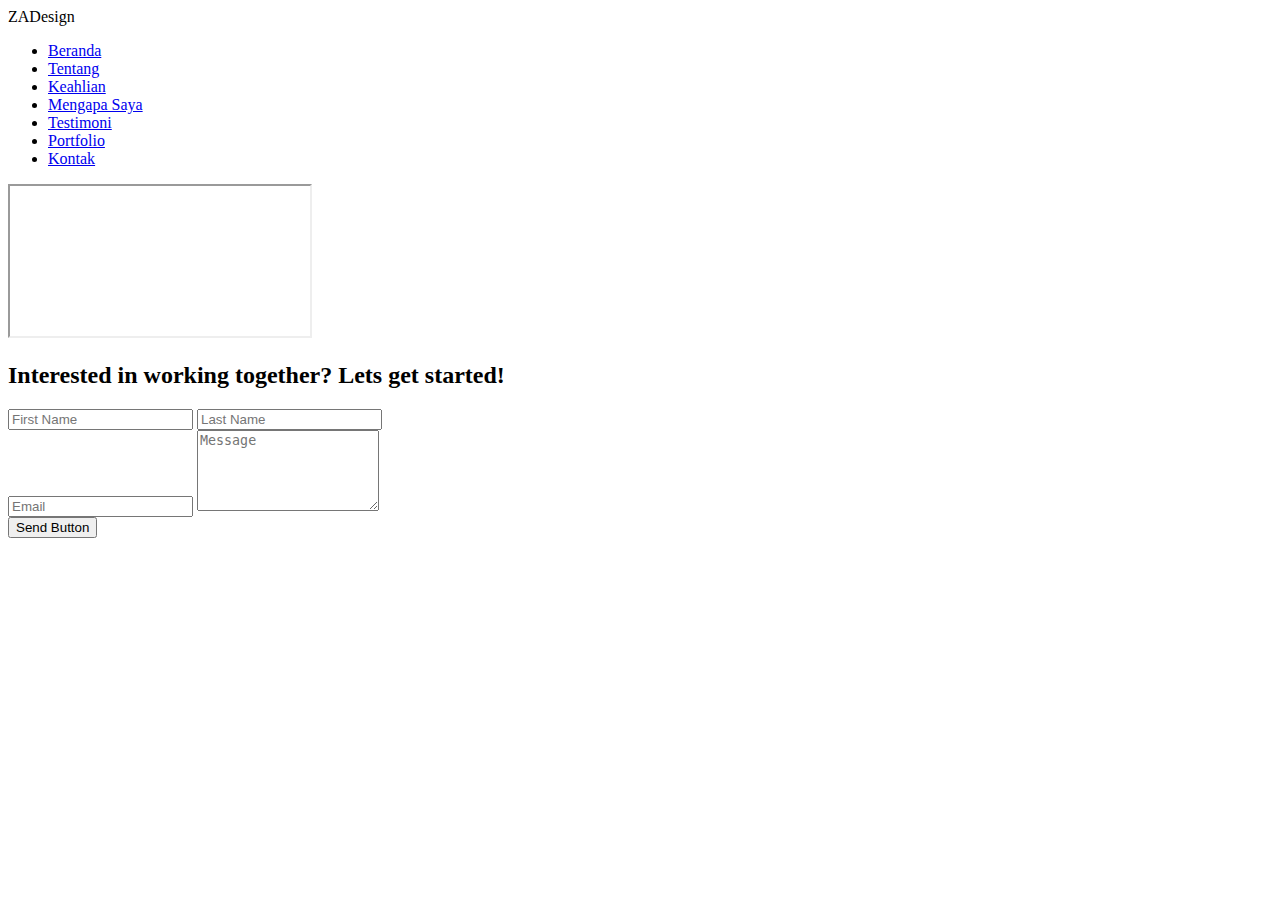
<file: kontak.html>
<!DOCTYPE html>
<html lang="en">
<head>
    <meta charset="UTF-8">
    <meta name="viewport" content="width=device-width, initial-scale=1.0">
    <title>ZADesign</title>
    <style></style>
</head>
<body>
    <div class="container-kontak">
        <!-- Navbar -->
        <header class="navbar">
            <div class="logo"><span>ZA</span>Design</div>
            <ul class="nav-links">
            <li><a href="index.html">Beranda</a></li>
            <li><a href="index.html" id="tentang-saya">Tentang</a></li>
            <li><a href="#keahlian">Keahlian</a></li>
            <li><a href="mengapa-saya.html">Mengapa Saya</a></li>
            <li><a href="testimoni.html">Testimoni</a></li>
            <li><a href="portofolio.html">Portfolio</a></li>
            <li><a href="kontak.html">Kontak</a></li>
            </ul>
        </header>

        <div class="content-wrapper">
            <div class="content-kontak">
                <div class="map">
                    <iframe 
                        src="https://www.google.com/maps/embed?pb=!1m18!1m12!1m3!1d12085.867127469232!2d-73.98631243886719!3d40.75460965000001!2m3!1f0!2f0!3f0!3m2!1i1024!2i768!4f13.1!3m3!1m2!1s0x89c25855c6480299%3A0x55194ec5a1ae072e!2sTimes%20Square!5e0!3m2!1sen!2sus!4v1706889600000!5m2!1sen!2sus" 
                        allowfullscreen="">
                    </iframe>
                </div>
                <div class="contact-form">
                    <h2>Interested in working together? Lets get started!</h2>
                    <form>
                        <div class="split-input">
                            <input type="text" placeholder="First Name" required>
                            <input type="text" placeholder="Last Name" required>
                        </div>
                        <input type="email" placeholder="Email" required>
                        <textarea placeholder="Message" rows="5" required></textarea>
                        <div class="send-btn-container">
                            <button type="submit" class="send-btn">Send Button</button>
                        </div>
                    </form>
                </div>
            </div>
        </div>
    </div>
</body>
</html>
</file>
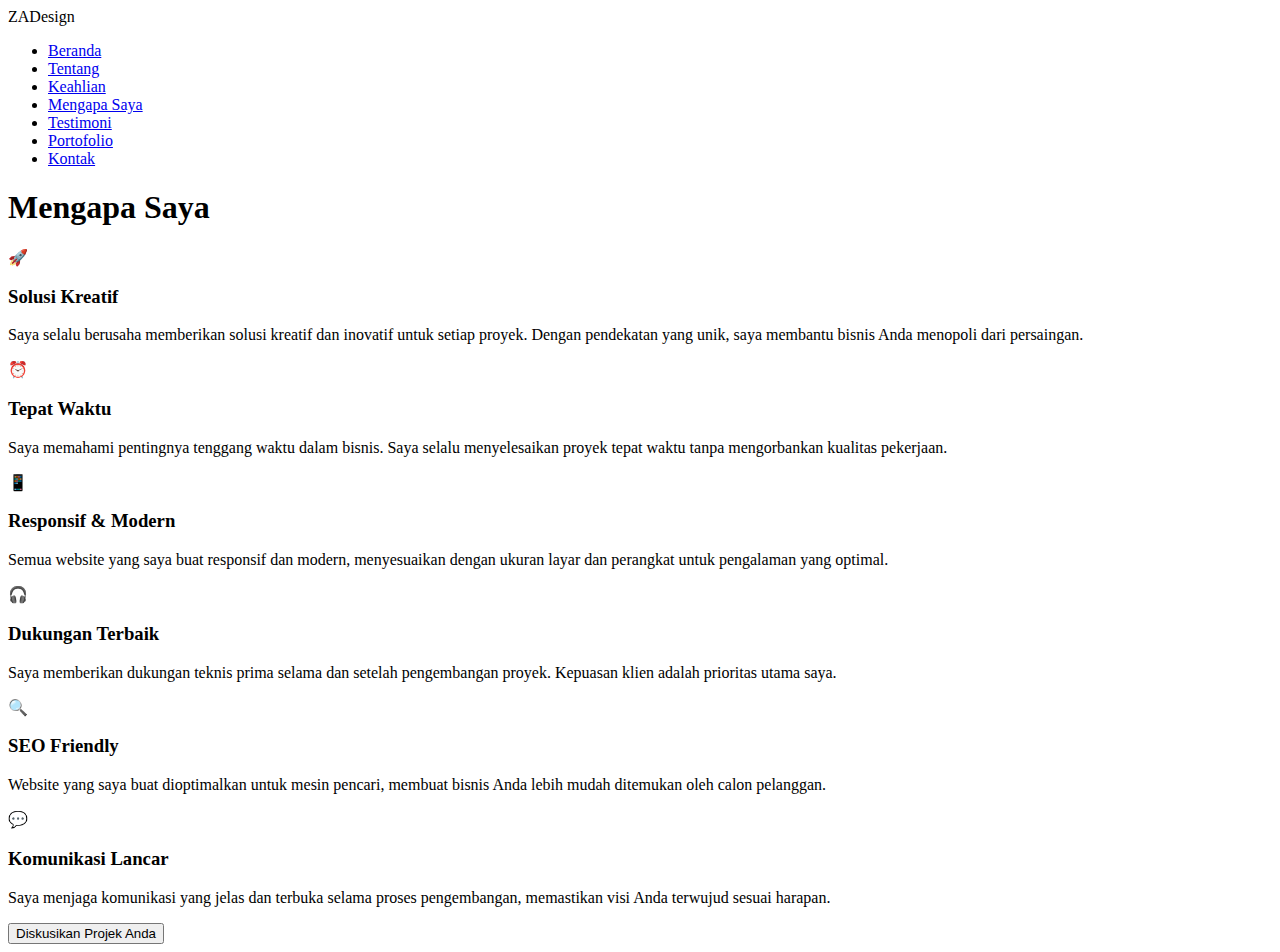
<file: mengapa-saya.html>
<!DOCTYPE html>
<html lang="id">
<head>
    <meta charset="UTF-8">
    <meta name="viewport" content="width=device-width, initial-scale=1.0">
    <title>ZADesign - Mengapa Saya</title>
    <style></style>
</head>
<body>
    <header>
        <nav>
            <div class="logo">ZADesign</div>
            <ul>
                <li><a href="index.html">Beranda</a></li>
                <li><a href="index.html">Tentang</a></li>
                <li><a href="index.html">Keahlian</a></li>
                <li><a href="mengapa-saya.html">Mengapa Saya</a></li>
                <li><a href="testimoni.html">Testimoni</a></li>
                <li><a href="portofolio.html">Portofolio</a></li>
                <li><a href="kontak.html">Kontak</a></li>
            </ul>
        </nav>
    </header>

    <main>
        <section class="mengapa-saya">
            <h1>Mengapa Saya</h1>
            <div class="grid-container">
                <div class="grid-item">
                    <div class="icon">🚀</div>
                    <h3>Solusi Kreatif</h3>
                    <p>Saya selalu berusaha memberikan solusi kreatif dan inovatif untuk setiap proyek. Dengan pendekatan yang unik, saya membantu bisnis Anda menopoli dari persaingan.</p>
                </div>
                <div class="grid-item">
                    <div class="icon">⏰</div>
                    <h3>Tepat Waktu</h3>
                    <p>Saya memahami pentingnya tenggang waktu dalam bisnis. Saya selalu menyelesaikan proyek tepat waktu tanpa mengorbankan kualitas pekerjaan.</p>
                </div>
                <div class="grid-item">
                    <div class="icon">📱</div>
                    <h3>Responsif & Modern</h3>
                    <p>Semua website yang saya buat responsif dan modern, menyesuaikan dengan ukuran layar dan perangkat untuk pengalaman yang optimal.</p>
                </div>
                <div class="grid-item">
                    <div class="icon">🎧</div>
                    <h3>Dukungan Terbaik</h3>
                    <p>Saya memberikan dukungan teknis prima selama dan setelah pengembangan proyek. Kepuasan klien adalah prioritas utama saya.</p>
                </div>
                <div class="grid-item">
                    <div class="icon">🔍</div>
                    <h3>SEO Friendly</h3>
                    <p>Website yang saya buat dioptimalkan untuk mesin pencari, membuat bisnis Anda lebih mudah ditemukan oleh calon pelanggan.</p>
                </div>
                <div class="grid-item">
                    <div class="icon">💬</div>
                    <h3>Komunikasi Lancar</h3>
                    <p>Saya menjaga komunikasi yang jelas dan terbuka selama proses pengembangan, memastikan visi Anda terwujud sesuai harapan.</p>
                </div>
            </div>
            <button class="cta-button">Diskusikan Projek Anda</button>
        </section>
    </main>
</body>
</html>
</file>
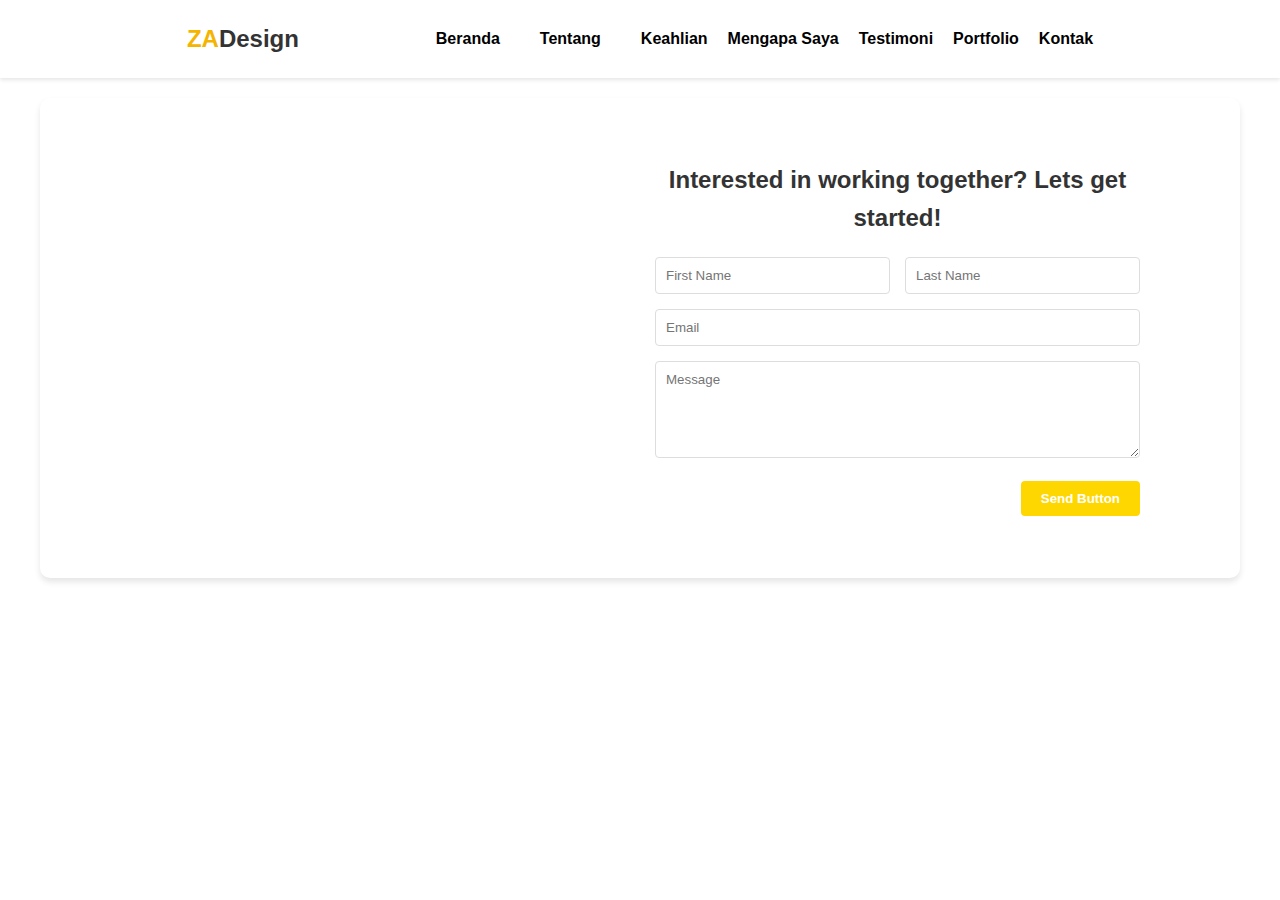
<file: tugas3/kontak.html>
<!DOCTYPE html>
<html lang="en">
<head>
    <meta charset="UTF-8">
    <meta name="viewport" content="width=device-width, initial-scale=1.0">
    <title>Riqza Harly Saputra</title>
    <link rel="stylesheet" href="style.css">
</head>
<body>
    <header class="navbar">
        <div class="logo"><span>ZA</span>Design</div>
        <ul class="nav-links">
            <li><a href="index.html">Beranda</a></li>
            <li><a href="index.html" id="tentang-saya">Tentang</a></li>
            <li><a href="#keahlian">Keahlian</a></li>
            <li><a href="mengapa-saya.html">Mengapa Saya</a></li>
            <li><a href="testimoni.html">Testimoni</a></li>
            <li><a href="portofolio.html">Portfolio</a></li>
            <li><a href="kontak.html">Kontak</a></li>
        </ul>
    </header>

    <section id="kontak">
        <div class="container-kontak">
            <div class="content-wrapper">
                <div class="content-kontak">
                    <div class="map">
                        <iframe 
                            src="https://www.google.com/maps/embed?pb=!1m18!1m12!1m3!1d12085.867127469232!2d-73.98631243886719!3d40.75460965000001!2m3!1f0!2f0!3f0!3m2!1i1024!2i768!4f13.1!3m3!1m2!1s0x89c25855c6480299%3A0x55194ec5a1ae072e!2sTimes%20Square!5e0!3m2!1sen!2sus!4v1706889600000!5m2!1sen!2sus" 
                            allowfullscreen="">
                        </iframe>
                    </div>
                    <div class="contact-form">
                        <h2>Interested in working together? Lets get started!</h2>
                        <form>
                            <div class="split-input">
                                <input type="text" placeholder="First Name" required>
                                <input type="text" placeholder="Last Name" required>
                            </div>
                            <input type="email" placeholder="Email" required>
                            <textarea placeholder="Message" rows="5" required></textarea>
                            <div class="send-btn-container">
                                <button type="submit" class="send-btn">Send Button</button>
                            </div>
                        </form>
                    </div>
                </div>
            </div>
        </div>
    </section>
</body>
</html>
</file>
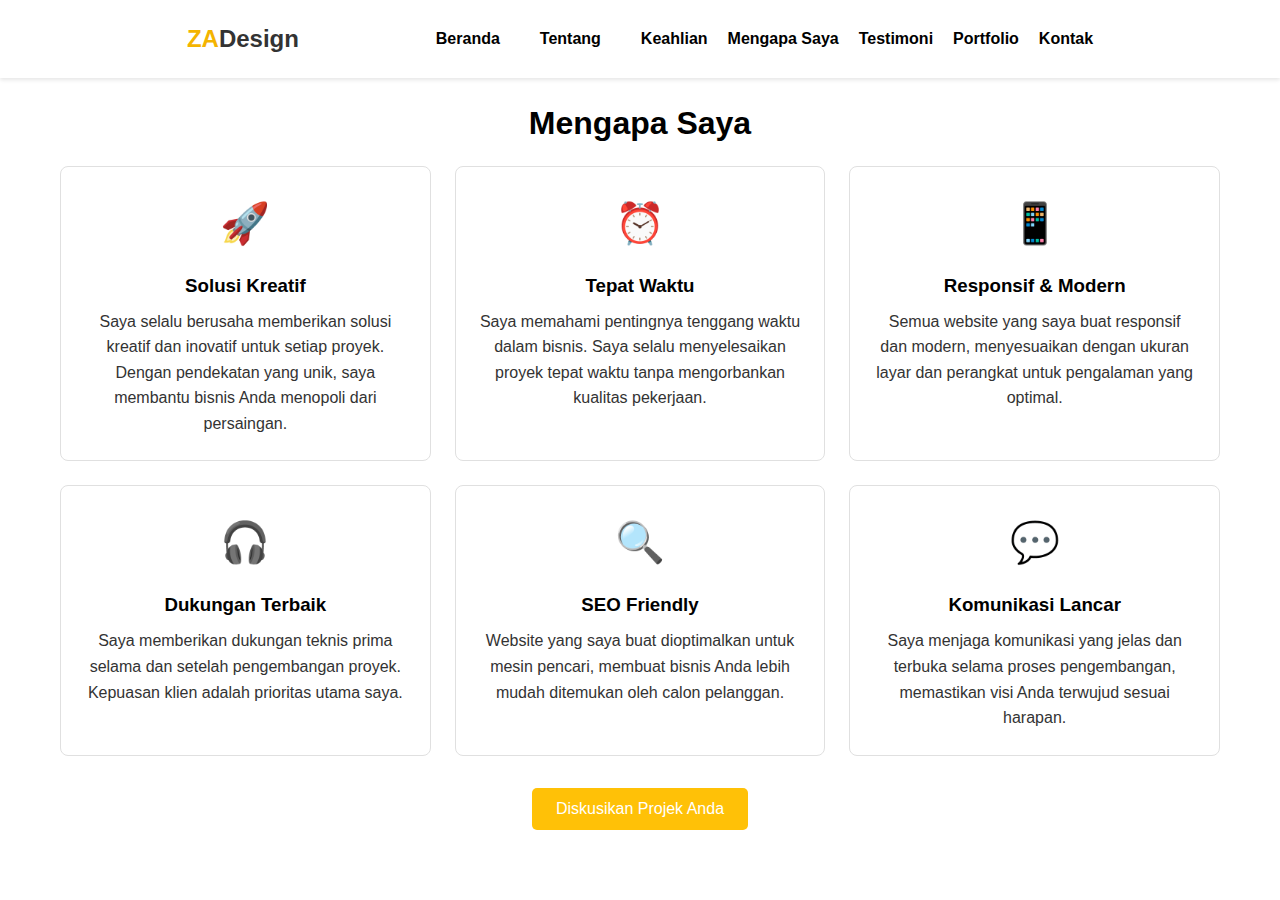
<file: tugas3/mengapa-saya.html>
<!DOCTYPE html>
<html lang="id">
<head>
    <meta charset="UTF-8">
    <meta name="viewport" content="width=device-width, initial-scale=1.0">
    <title>Riqza Harly Saputra</title>
    <link rel="stylesheet" href="style.css">
</head>
<body>
    <header class="navbar">
        <div class="logo"><span>ZA</span>Design</div>
        <ul class="nav-links">
            <li><a href="index.html">Beranda</a></li>
            <li><a href="index.html" id="tentang-saya">Tentang</a></li>
            <li><a href="#keahlian">Keahlian</a></li>
            <li><a href="mengapa-saya.html">Mengapa Saya</a></li>
            <li><a href="testimoni.html">Testimoni</a></li>
            <li><a href="portofolio.html">Portfolio</a></li>
            <li><a href="kontak.html">Kontak</a></li>
        </ul>
    </header>

    <section id="mengapa-saya">
        <div class="mengapa-saya">
            <h1>Mengapa Saya</h1>
            <div class="grid-container">
                <div class="grid-item">
                    <div class="icon">🚀</div>
                    <h3>Solusi Kreatif</h3>
                    <p>Saya selalu berusaha memberikan solusi kreatif dan inovatif untuk setiap proyek. Dengan pendekatan yang unik, saya membantu bisnis Anda menopoli dari persaingan.</p>
                </div>
                <div class="grid-item">
                    <div class="icon">⏰</div>
                    <h3>Tepat Waktu</h3>
                    <p>Saya memahami pentingnya tenggang waktu dalam bisnis. Saya selalu menyelesaikan proyek tepat waktu tanpa mengorbankan kualitas pekerjaan.</p>
                </div>
                <div class="grid-item">
                    <div class="icon">📱</div>
                    <h3>Responsif & Modern</h3>
                    <p>Semua website yang saya buat responsif dan modern, menyesuaikan dengan ukuran layar dan perangkat untuk pengalaman yang optimal.</p>
                </div>
                <div class="grid-item">
                    <div class="icon">🎧</div>
                    <h3>Dukungan Terbaik</h3>
                    <p>Saya memberikan dukungan teknis prima selama dan setelah pengembangan proyek. Kepuasan klien adalah prioritas utama saya.</p>
                </div>
                <div class="grid-item">
                    <div class="icon">🔍</div>
                    <h3>SEO Friendly</h3>
                    <p>Website yang saya buat dioptimalkan untuk mesin pencari, membuat bisnis Anda lebih mudah ditemukan oleh calon pelanggan.</p>
                </div>
                <div class="grid-item">
                    <div class="icon">💬</div>
                    <h3>Komunikasi Lancar</h3>
                    <p>Saya menjaga komunikasi yang jelas dan terbuka selama proses pengembangan, memastikan visi Anda terwujud sesuai harapan.</p>
                </div>
            </div>
            <button class="cta-button">Diskusikan Projek Anda</button>
        </div>
    </section>
</body>
</html>
</file>
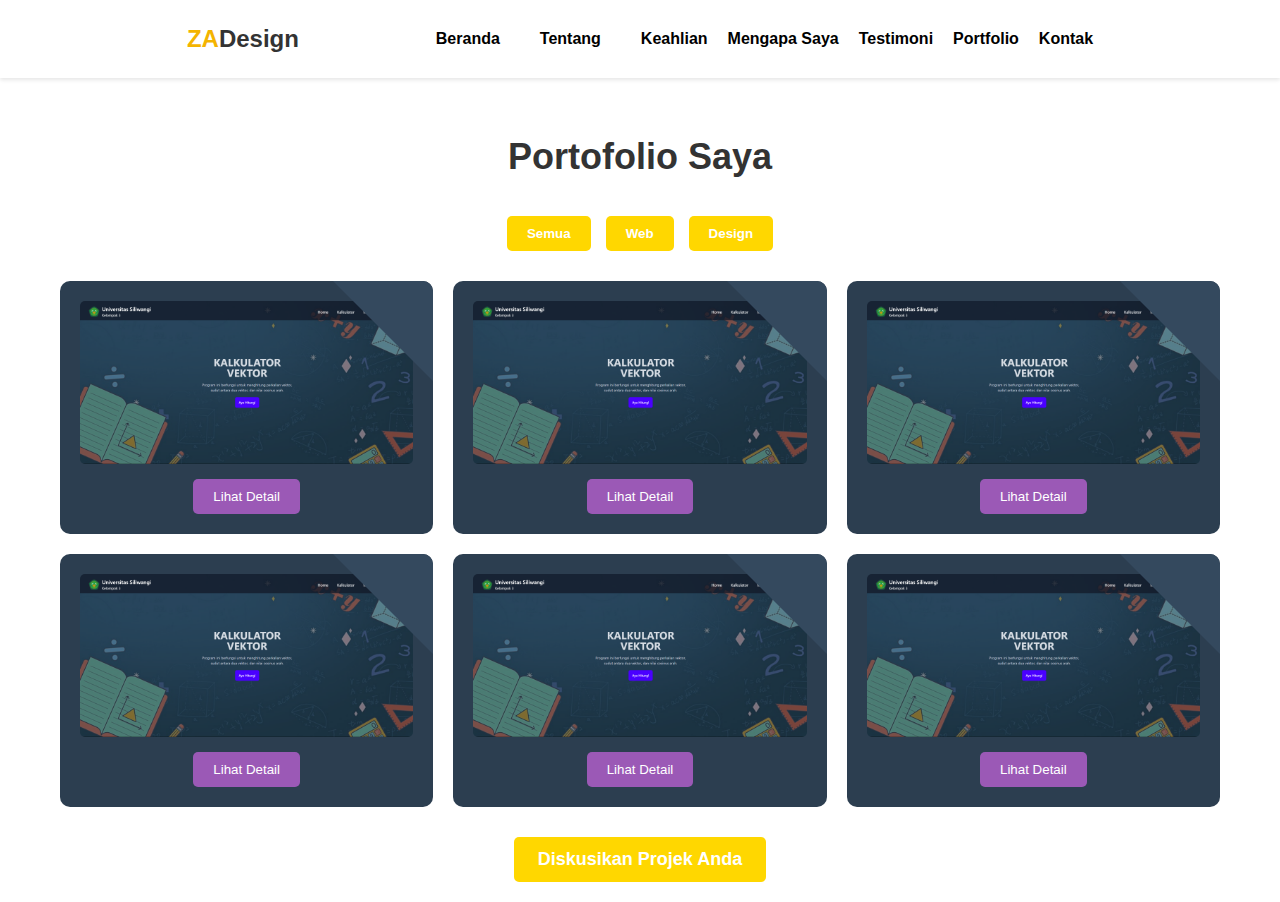
<file: tugas3/portofolio.html>
<!DOCTYPE html>
<html lang="id">
<head>
    <meta charset="UTF-8">
    <meta name="viewport" content="width=device-width, initial-scale=1.0">
    <title>Riqza Harly Saputra</title>
    <link rel="stylesheet" href="style.css">
</head>
<body>
    <header class="navbar">
        <div class="logo"><span>ZA</span>Design</div>
        <ul class="nav-links">
            <li><a href="index.html">Beranda</a></li>
            <li><a href="index.html" id="tentang-saya">Tentang</a></li>
            <li><a href="#keahlian">Keahlian</a></li>
            <li><a href="mengapa-saya.html">Mengapa Saya</a></li>
            <li><a href="testimoni.html">Testimoni</a></li>
            <li><a href="portofolio.html">Portfolio</a></li>
            <li><a href="kontak.html">Kontak</a></li>
        </ul>
    </header>

    <section id="portofolio">
        <div class="container">
            <h1 class="portfolio-title">Portofolio Saya</h1>

            <div class="porto-buttons">
                <button class="porto-btn">Semua</button>
                <button class="porto-btn">Web</button>
                <button class="porto-btn">Design</button>
            </div>

            <div class="portfolio-grid">
                <div class="portfolio-item">
                    <img src="assets/k2.png" alt="Kalkulator Vektor Projekt">
                    <button class="btn">Lihat Detail</button>
                </div>
                <div class="portfolio-item">
                    <img src="assets/k2.png" alt="Kalkulator Vektor Projekt">
                    <button class="btn">Lihat Detail</button>
                </div>
                <div class="portfolio-item">
                    <img src="assets/k2.png" alt="Kalkulator Vektor Projekt">
                    <button class="btn">Lihat Detail</button>
                </div>
                <div class="portfolio-item">
                    <img src="assets/k2.png" alt="Kalkulator Vektor Projekt">
                    <button class="btn">Lihat Detail</button>
                </div>
                <div class="portfolio-item">
                    <img src="assets/k2.png" alt="Kalkulator Vektor Projekt">
                    <button class="btn">Lihat Detail</button>
                </div>
                <div class="portfolio-item">
                    <img src="assets/k2.png" alt="Kalkulator Vektor Projekt">
                    <button class="btn">Lihat Detail</button>
                </div>
            </div>

            <div class="discuss-project">
                <button class="btn">Diskusikan Projek Anda</button>
            </div>
        </div>
    </section>
</body>
</html>
</file>
<file: tugas3/style.css>
/* Reset and Base Styles */
* {
    margin: 0;
    padding: 0;
    box-sizing: border-box;
    font-family: Arial, sans-serif;
}

body {
    font-family: Arial, sans-serif;
    line-height: 1.6;
    color: #333;
    background-color: #fff;
    min-height: 100vh;
    display: flex;
    flex-direction: column;
}

/* Containers */
.container {
    max-width: 1200px;
    margin: 0 auto;
    padding: 20px;
}

/* Navbar - Standardized */
.navbar {
    display: flex;
    justify-content: space-evenly;
    align-items: center;
    padding: 20px 50px;
    background-color: #fff;
    box-shadow: 0 2px 4px rgba(0,0,0,0.1);
}

.logo {
    font-size: 24px;
    font-weight: bold;
}

.logo span {
    color: #f4b400;
}

.nav-links {
    list-style: none;
    display: flex;
    gap: 20px;
    padding: 0;
    margin: 0;
}

.nav-links li {
    display: inline;
}

.nav-links a {
    text-decoration: none;
    color: black;
    font-weight: bold;
    transition: color 0.3s ease;
}

.nav-links a:hover {
    color: #FFC700;
}

/* Section Beranda */
#beranda {
    display: flex;
    flex-direction: column;
    align-items: center;
    text-align: center;
    padding: 50px;
    gap: 50px;
}

.beranda-wrapper {
    display: flex;
    align-items: center;
    justify-content: center;
    gap: 50px;
    flex-wrap: wrap;
}

.beranda-wrapper img {
    width: 400px;
    border-radius: 10px;
}

.content {
    max-width: 500px;
    text-align: left;
}

.content h1 {
    font-size: 36px;
    color: black;
}

.content h1 span {
    color: #f4b400;
}

.intro-text {
    font-size: 16px;
    color: black;
}

.main-text {
    font-size: 26px;
    font-weight: bold;
}

.buttons {
    margin-top: 20px;
    display: flex;
    gap: 15px;
}

.buttons a {
    padding: 10px 20px;
    font-size: 16px;
    border: none;
    border-radius: 10px;
    background: #FFC700;
    color: white;
    text-decoration: none;
    font-weight: bold;
    transition: color 0.3s ease;
}

.buttons a:hover {
    color: black;
}

.social-icons {
    display: flex;
    justify-content: center;
    gap: 50px;
    margin-top: 30px;
}

.social-icons img {
    width: 40px;
    height: 40px;
    transition: transform 0.3s ease;
}

.social-icons img:hover {
    transform: scale(1.1);
}

/* Section Tentang Saya */
#tentang-saya {
    max-width: 1100px;
    margin: 0 auto;
    padding: 60px 20px;
}

#tentang-saya .container {
    display: flex;
    flex-direction: column;
    gap: 20px;
}

#tentang-saya .deskripsi {
    display: flex;
    gap: 50px;
}

#tentang-saya .text-content {
    flex: 1;
}

#tentang-saya h1 {
    font-size: 28px;
    margin-bottom: 20px;
    text-align: center;
}

#tentang-saya .text-content p {
    text-align: justify;
    font-size: 20px;
    margin-bottom: 15px;
    font-weight: bold;
}

#tentang-saya .profile {
    display: flex;
    align-items: flex-start;
    padding-top: 20px;
}

#tentang-saya .profile img {
    width: 350px;
    height: 450px;
    border-radius: 10px;
    box-shadow: 0px 4px 10px rgba(0, 0, 0, 0.1);
}

#tentang-saya .biodata-container {
    display: flex;
    justify-content: space-between;
    gap: 20px;
}

#tentang-saya .biodata-kiri,
#tentang-saya .biodata-kanan {
    width: 48%;
}

#tentang-saya .biodata p {
    margin: 10px 0;
    font-size: 14px;
    line-height: 1.5;
}

#tentang-saya .btn-cv {
    display: inline-block;
    background: #ffcc00;
    color: #ffffff;
    border: none;
    padding: 12px 20px;
    font-size: 16px;
    font-weight: bold;
    cursor: pointer;
    border-radius: 5px;
    margin-top: 20px;
    transition: 0.3s;
}

#tentang-saya .btn-cv:hover {
    color: #000000;
}

/* Section Keahlian */
#keahlian {
    max-width: 1100px;
    margin: 0 auto;
    padding: 60px 20px;
}

#keahlian .container {
    display: flex;
    flex-direction: column;
    gap: 20px;        
}

#keahlian h1 {
    font-size: 28px;
    margin-bottom: 20px;
    text-align: center;
}

.skills-grid {
    display: grid;
    grid-template-columns: repeat(2, 1fr);
    gap: 30px;
}

.skill-card {
    background-color: #f9f9f9;
    border-radius: 10px;
    padding: 25px;
    box-shadow: 0 4px 6px rgba(0, 0, 0, 0.1);
    transition: transform 0.3s ease;
}

.skill-card:hover {
    transform: translateY(-10px);
}

.skill-card-content {
    display: flex;
    flex-direction: row;
    align-items: center;
    gap: 20px;
    margin-bottom: 15px;
}

.skill-icon {
    width: 150px;
    height: 150px;
    object-fit: contain;
}

.skill-text {
    text-align: center;
}

.skill-card h3 {
    margin-bottom: 10px;
    color: #333;
    font-size: 20px;
    text-align: center;
}

.skill-card p {
    color: #666;
    text-align: center;
    font-size: 16px;
    font-weight: normal;
}

.skill-progress {
    width: 100%;
    height: 10px;
    background-color: #e0e0e0;
    border-radius: 5px;
    margin-bottom: 10px;
}

.progress-bar {
    height: 100%;
    background-color: #FFC700;
    border-radius: 5px;
}

.skill-percentage {
    display: block;
    text-align: right;
    color: #666;
    font-weight: bold;
}

/* Kontak Page Styles */
.container-kontak {
    max-width: 1200px;
    margin: 0 auto;
    padding: 0px;
    display: flex;
    flex-direction: column;
    flex-grow: 1;
}

.content-wrapper {
    border-radius: 10px;
    box-shadow: 0 4px 6px rgba(0, 0, 0, 0.1);
    padding: 40px;
    margin: 20px 0;
}

.content-kontak {
    display: flex;
    gap: 30px;
    width: 100%;
    max-width: 1000px;
    justify-content: center;
    align-items: center;
    margin: auto;
}

.map {
    flex: 1;
    max-width: 500px;
    display: flex;
    align-items: center;
}

.map iframe {
    width: 100%;
    height: 400px;
    border: none;
    border-radius: 10px;
}

.contact-form {
    flex: 1;
    max-width: 500px;
    display: flex;
    flex-direction: column;
    justify-content: center;
}

.contact-form h2 {
    margin-bottom: 20px;
    color: #333;
    text-align: center;
}

.contact-form input, 
.contact-form textarea {
    width: 100%;
    padding: 10px;
    margin-bottom: 15px;
    border: 1px solid #ddd;
    border-radius: 4px;
}

.contact-form .split-input {
    display: flex;
    gap: 15px;
}

.contact-form .split-input input {
    flex: 1;
}

.contact-form .send-btn-container {
    display: flex;
    justify-content: flex-end;
}

.contact-form .send-btn {
    background-color: #ffd700;
    color: #ffffff;
    border: none;
    padding: 10px 20px;
    border-radius: 4px;
    cursor: pointer;
    font-weight: bold;
    width: auto;
    transition: color 0.3s ease;
}

.contact-form .send-btn:hover {
    color: #000000;
}

/* Mengapa Saya Page Styles */
.mengapa-saya {
    max-width: 1200px;
    margin: 0 auto;
    padding: 20px;
}

.mengapa-saya h1 {
    text-align: center;
    margin-bottom: 1rem;
    color: #000;
}

.grid-container {
    display: grid;
    grid-template-columns: repeat(3, 1fr);
    gap: 1.5rem;
    margin-bottom: 2rem;
}

.grid-item {
    text-align: center;
    padding: 1.5rem;
    border: 1px solid #e0e0e0;
    border-radius: 8px;
    transition: transform 0.3s ease;
}

.grid-item:hover {
    transform: translateY(-10px);
}

.grid-item .icon {
    font-size: 2.5rem;
    margin-bottom: 1rem;
}

.grid-item h3 {
    margin-bottom: 0.5rem;
    color: #000;
}

/* CTA Button Styles */
.cta-button {
    display: block;
    margin: 0 auto;
    padding: 0.75rem 1.5rem;
    background-color: #ffc107;
    color: #ffffff;
    border: none;
    border-radius: 5px;
    font-size: 1rem;
    cursor: pointer;
    transition: color 0.3s ease;
}

.cta-button:hover {
    color: #000000;
}

/* Portfolio Page Styles */
.portfolio-title {
    text-align: center;
    margin: 30px 0;
    font-size: 36px;
}

.porto-buttons {
    display: flex;
    justify-content: center;
    gap: 15px;
    margin-bottom: 30px;
}

.porto-btn {
    background-color: #ffd700;
    font-weight: bold;
    color: #ffffff;
    border: none;
    padding: 10px 20px;
    border-radius: 5px;
    cursor: pointer;
    transition: color 0.3s ease;
}

.porto-btn:hover {
    color: #000000;
}

.portfolio-grid {
    display: grid;
    grid-template-columns: repeat(3, 1fr);
    gap: 20px;
}

.portfolio-item {
    background-color: #2c3e50;
    border-radius: 10px;
    padding: 20px;
    position: relative;
    overflow: hidden;
    display: flex;
    flex-direction: column;
    align-items: center;
    transition: transform 0.3s ease, box-shadow 0.3s ease;
}

.portfolio-item:hover {
    transform: scale(1.05);
    box-shadow: 0 10px 20px rgba(0,0,0,0.2);
}

.portfolio-item::before {
    content: '';
    position: absolute;
    top: 0;
    right: 0;
    width: 0;
    height: 0;
    border-style: solid;
    border-width: 0 100px 100px 0;
    border-color: transparent #34495e transparent transparent;
    z-index: 1;
}

.portfolio-item img {
    max-width: 100%;
    max-height: 250px;
    object-fit: cover;
    border-radius: 5px;
    margin-bottom: 15px;
}

.portfolio-item .btn {
    background-color: #9b59b6;
    color: #fff;
    border: none;
    padding: 10px 20px;
    border-radius: 5px;
    cursor: pointer;
    transition: background-color 0.3s ease;
}

.portfolio-item .btn:hover {
    background-color: #8e44ad;
}

.discuss-project {
    text-align: center;
    margin-top: 30px;
}

.discuss-project .btn {
    background-color: #ffd700;
    font-weight: bold;
    color: #ffffff;
    border: none;
    padding: 12px 24px;
    border-radius: 5px;
    cursor: pointer;
    font-size: 18px;
    transition: color 0.3s ease;
}

.discuss-project .btn:hover {
    color: #000000;
}

/* Testimonial Page Styles */
.testimoni {
    margin-top: 60px;
}

.testimoni h1 {
    text-align: center;
    margin-bottom: 1rem;
    color: #000;
}

.subtitle {
    text-align: center;
    color: #666;
    margin-bottom: 2rem;
}

.testimoni-card {
    max-width: 800px;
    margin: 0 auto;
    text-align: center;
    padding: 2rem;
    border: 1px solid #e0e0e0;
    border-radius: 8px;
}

.testimoni-text {
    font-size: 1.2rem;
    margin-bottom: 1.5rem;
    quotes: """ """;
}

.testimoni-profile {
    display: flex;
    justify-content: center;
    align-items: center;
    gap: 1rem;
}

.testimoni-profile img {
    width: 80px;
    height: 80px;
    border-radius: 50%;
    object-fit: cover;
}

.profile-info h4 {
    font-size: 1rem;
    color: #000;
}

.profile-info p {
    color: #666;
}

.testimonial-navigation {
    display: flex;
    justify-content: center;
    gap: 0.5rem;
    margin: 1.5rem 0;
}

.dot {
    height: 10px;
    width: 10px;
    background-color: #bbb;
    border-radius: 50%;
    display: inline-block;
    cursor: pointer;
}

.dot.active {
    background-color: #ffc107;
}

/* Footer Container */
footer {
    background-color: black;
    color: white;
    padding: 2.5rem 0;
}

.footer-grid {
    display: grid;
    grid-template-columns: 1fr;
    gap: 3rem;
}

.company-section h2 {
    font-size: 1.5rem;
    font-weight: bold;
    margin-bottom: 2rem;
    margin-top: 2;
    text-align: start;
}

.yellow-text {
    color: #eab308;
}

.white-text {
    color: white;
}

.company-section p {
    margin-bottom: 3rem;
    text-align: center;
}

.links-section h3 {
    font-size: 1.25rem;
    font-weight: bold;
    margin-bottom: 2rem;
}

.links-grid {
    display: flex;
}

.links-column {
    flex: 1;
}

.links-section ul {
    list-style: none;
    padding: 0;
    margin: 0; 
}

.links-section ul li {
    margin-bottom: 1rem;
}

.links-section a {
    color: white;
    text-decoration: none;
}

.links-section a:hover {
    color: #FFC700;
}

.services-section h3 {
    font-size: 1.25rem;
    font-weight: bold;
    margin-bottom: 2rem;
}

.services-section ul {
    list-style: none;
    padding: 0;
    margin: 0;
}

.services-section ul li {
    margin-bottom: 1.5rem;
}

.services-section a {
    color: white;
    text-decoration: none;
}

.services-section a:hover {
    color: #FFC700;
}

.contact-section h3 {
    font-size: 1.25rem;
    font-weight: bold;
    margin-bottom: 2rem;
}

.contact-section ul {
    list-style: none;
    padding: 0;
    margin: 0;
}

.contact-section li {
    display: flex;
    align-items: center;
    margin-bottom: 1.5rem;
}

.contact-icon {
    width: 24px;
    height: 24px;
    margin-right: 15px;
}

.contact-section li span {
    flex-grow: 1;
}

.copyright {
    text-align: center;
    margin-top: 2rem;
    padding-top: 1rem;
}

/* Responsive Styles */
@media (min-width: 768px) {
    .footer-grid {
        grid-template-columns: repeat(4, 1fr);
    }
}

@media (max-width: 768px) {
    .navbar, .content-kontak {
        flex-direction: column;
        align-items: center;
        text-align: center;
    }

    .nav-links {
        flex-direction: column;
        align-items: center;
    }

    .content-kontak {
        flex-direction: column;
    }

    .contact-form .send-btn-container {
        justify-content: center;
    }

    .content-wrapper {
        padding: 20px;
    }

    .grid-container {
        grid-template-columns: repeat(2, 1fr);
    }

    .portfolio-grid {
        grid-template-columns: repeat(2, 1fr);
    }

    .testimoni-card {
        padding: 1rem;
    }
}

@media (max-width: 480px) {
    .grid-container {
        grid-template-columns: 1fr;
    }

    .portfolio-grid {
        grid-template-columns: 1fr;
    }

    .testimoni-profile {
        flex-direction: column;
    }
}
</file>
